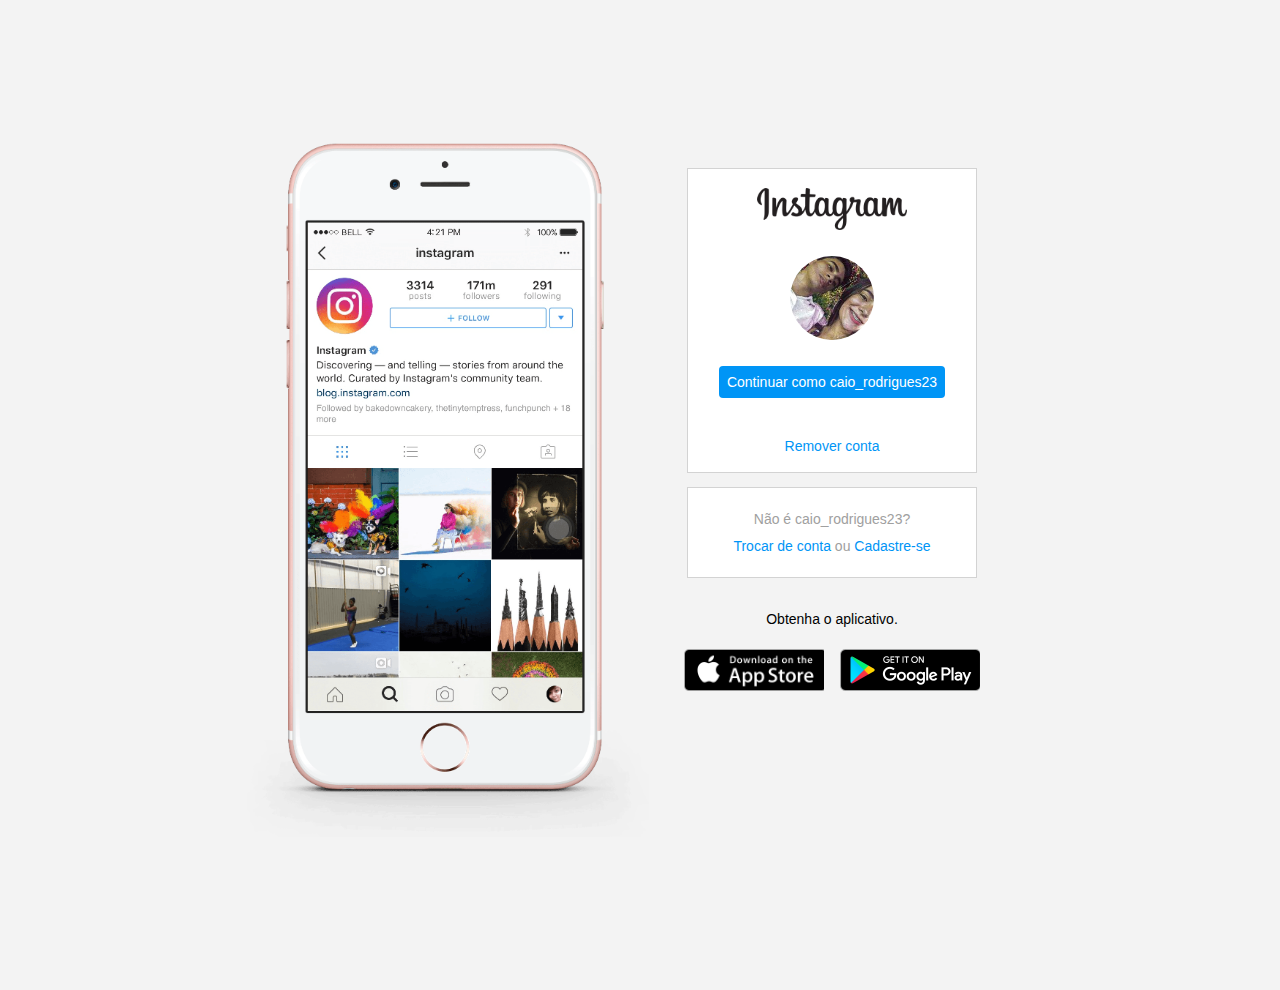
<file: index.html>
<!DOCTYPE html>
<html lang="en">
<head>
    <meta charset="UTF-8">
    <meta name="viewport" content="width=device-width, initial-scale=1.0">
    <link rel="stylesheet" href="style.css">
    <title>Instagram</title>
</head>
<body>
    <div class="instagram-wrapper">
        <div class="instagram-phone">
            <img src="./img/instagram-celular.png" alt="">
        </div>
        <div class="instagram-continue">
            <div class="group">
                <img src="./img/instagram-logo.png" class="instagram-logo" alt="">
                <div class="profile-photo">
                    <img src="./img/perfil-instagram.jpg" alt="">
                </div>
                <a href="https://www.instagram.com/caio_rodrigues23/" class="instagram-login">Continuar como caio_rodrigues23</a>
                <a href="switch-account.html" class="instagram-logout">Remover conta</a>
            </div>
            <div class="group">
                <p class="not-account">Não é caio_rodrigues23?</p>
                <p class="not-account">
                    <a class="link-blue" href="switch-account.html">Trocar de conta</a>
                    ou
                    <a class="link-blue" href="create-account.html">Cadastre-se</a>
                </p>
            </div>
            <div class="get-the-app">
                <p class="get-app">Obtenha o aplicativo.</p>
                <div class="download">
                    <a href="#" class="app-download"></a>
                    <a href="#" class="app-download"></a>
                </div>
            </div>
        </div>
    </div>
</body>
</html>
</file>
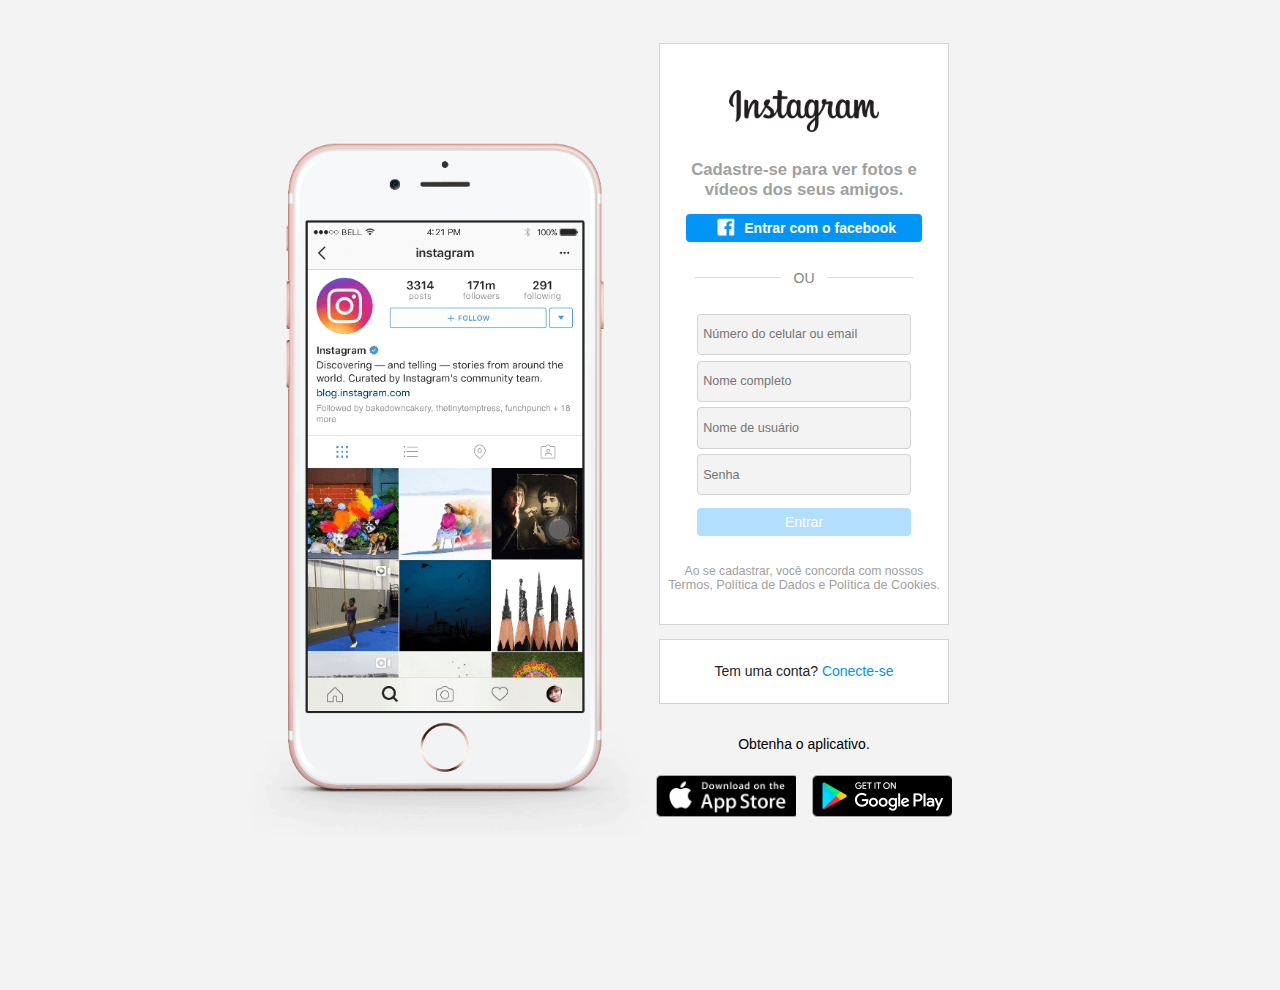
<file: create-account.html>
<!DOCTYPE html>
<html lang="en">
<head>
    <meta charset="UTF-8">
    <meta name="viewport" content="width=device-width, initial-scale=1.0">
    <link rel="stylesheet" href="create.css">
    <title>Instagram</title>
</head>
<body>
    <div class="instagram-wrapper">
        <div class="instagram-phone">
            <img src="./img/instagram-celular.png" alt="">
        </div>
        <div class="instagram-continue">
            <div class="group">
                <img src="./img/instagram-logo.png" class="instagram-logo" alt="">
                <h3 class="text">Cadastre-se para ver fotos e vídeos dos seus amigos.</h3>
                <div class="facebook">
                    <img class="fb-logo" src="./img/facebook-white-logo.png" alt="">
                    <a class="fb-link" href="https://pt-br.facebook.com">Entrar com o facebook</a>
                </div>
                <div class="border">
                    <div class="line"></div>
                 <P class="ou">OU</P>
                 <div class="line"></div>
                </div>
               <input class="login" type="text" placeholder="Número do celular ou email">
               <input type="text" placeholder="Nome completo" class="login">
               <input type="text" placeholder="Nome de usuário" class="login">
               <input class="login" type="password" placeholder="Senha">
               <button class="logar" >Entrar</button>
               <p class="pass" >Ao se cadastrar, você concorda com nossos <br>
                    <a href="#">Termos</a>,<a href="#"> Política de Dados</a> e <a href="#">Política de Cookies</a>.</p>
            </div>
            <div class="group">
                <p class="have-account">
                    Tem uma conta?
                    <a class="link-blue" href="switch-account.html">Conecte-se</a>
                </p>
            </div>
            <div class="get-the-app">
                <p class="get-app">Obtenha o aplicativo.</p>
                <div class="download">
                    <a href="#" class="app-download"></a>
                    <a href="#" class="app-download"></a>
                </div>
            </div>
        </div>
    </div>
</body>
</html>
</file>
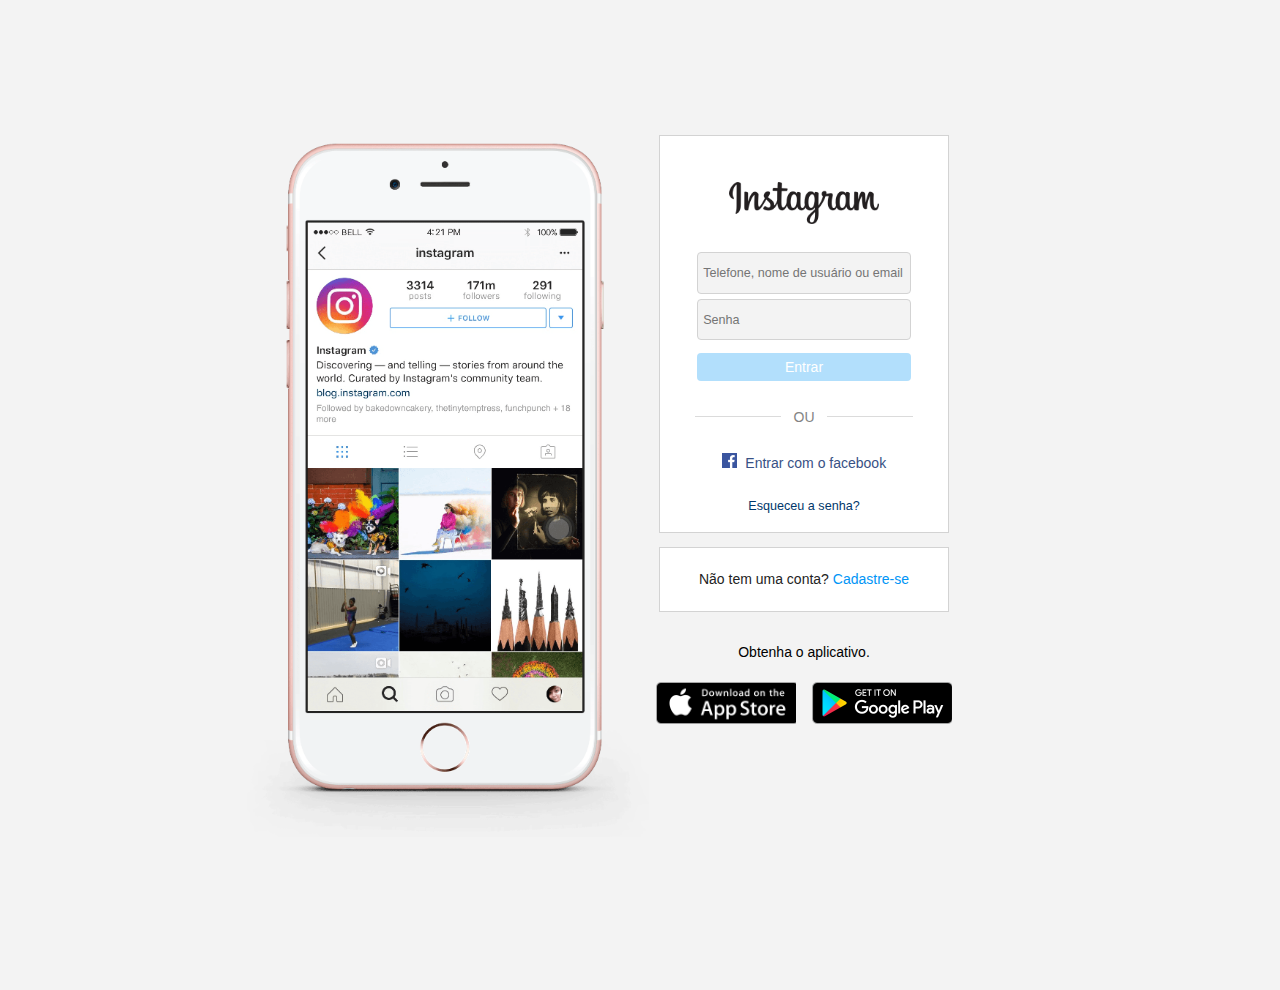
<file: switch-account.html>
<!DOCTYPE html>
<html lang="en">
<head>
    <meta charset="UTF-8">
    <meta name="viewport" content="width=device-width, initial-scale=1.0">
    <link rel="stylesheet" href="switch.css">
    <title>Instagram</title>
</head>
<body>
    <div class="instagram-wrapper">
        <div class="instagram-phone">
            <img src="./img/instagram-celular.png" alt="">
        </div>
        <div class="instagram-continue">
            <div class="group">
                <img src="./img/instagram-logo.png" class="instagram-logo" alt="">
               <input class="login" type="text" placeholder="Telefone, nome de usuário ou email">
               <input class="login" type="password" placeholder="Senha">
               <button class="logar" >Entrar</button>
               <div class="border">
                   <div class="line"></div>
                <P class="ou">OU</P>
                <div class="line"></div>
               </div>
               <div class="facebook">
                   <img class="fb-logo" src="./img/facebook-logo.png" alt="">
                   <a class="fb-link" href="https://pt-br.facebook.com">Entrar com o facebook</a>
               </div>
               <a class="pass" href="#">Esqueceu a senha?</a>
            </div>
            <div class="group">
                <p class="not-account">
                    Não tem uma conta?
                    <a class="link-blue" href="create-account.html">Cadastre-se</a>
                </p>
            </div>
            <div class="get-the-app">
                <p class="get-app">Obtenha o aplicativo.</p>
                <div class="download">
                    <a href="#" class="app-download"></a>
                    <a href="#" class="app-download"></a>
                </div>
            </div>
        </div>
    </div>
</body>
</html>
</file>
<file: style.css>
*{
    padding: 0;
    margin: 0;
    text-decoration: none;
    font-family: sans-serif;
    font-size: 14px;
}

body{
    width: 100%;
    min-height: 110vh;
    background-color: rgb(243, 243, 243);
    margin: 0;
    padding: 0;
    display: flex;
    justify-content: center;
}

.instagram-wrapper{
    display: flex;
    align-items: center;
    justify-content: start;
    width: 60%;
    height: 100vh;
}

.instagram-phone{
    display: flex;
    align-items: center;
    justify-content: center;
    width: 50%;

}

.instagram-phone img {
    height: 56rem;
}

.instagram-continue{
    display: flex;
    align-items: center;
    justify-content: space-around;
    flex-direction: column;
    width: 50%;
    min-height: 34rem;
}

.group{
    display: flex;
    justify-content: space-between;
    align-items: center;
    flex-direction: column;
    background-color: #ffffff;
    width: 75%;
    padding: 1.3rem 0;
    border: 1px solid lightgray;
    margin-bottom: 1rem;
}

.group:nth-child(1){
    min-height: 19rem;
}

.instagram-logo{
    height: 3rem;
}

.profile-photo{
    display: flex;
    justify-content: center;
    align-items: center;
    border-radius: 50%;
    overflow: hidden;
}

.profile-photo img{
    height: 6rem;
}

.instagram-login{
    background-color: #0095f6;
    color: #ffffff;
    padding: 8px;
    border-radius: 4px;
}

.instagram-logout{
    color: #0095f6;
    margin-top: 1rem;
}
.not-account {
    color: rgb(160, 160, 160);
    line-height: 190%;
}

.link-blue {
    color: #0095f6;
    cursor: pointer;
}

.get-the-app {
    display: flex;
    flex-direction: column;
    align-items: center;
    justify-content: center;
    width: 100%;
    padding: 1.3rem 0;
}

.download{
    display: flex;
    width: 100%;
    justify-content:inherit;
    align-items: center;
    padding: 1rem;
}

.app-download {
    height: 3rem;
    width: 10rem;
    background-size: cover;
    margin: 0.6rem;
}

.app-download:nth-child(1){
    background-image: url('./img/apple-button.png');
}

.app-download:nth-child(2) {
    background-image: url('./img/googleplay-button.png');
}

@media (max-width: 1100px) {
    .instagram-wrapper{
        width: 90%;
    }
}


@media (max-width: 760px){
    .instagram-wrapper{
        width: 90%;
    }
    .instagram-phone{
        display: none;
    }
    .instagram-continue{
        width: 100%;
    }
    .group{
        max-width: 88%;
        margin-bottom: 1rem;
    }
}

@media (max-width:540px){
    body{
        background-color: #ffffff;
    }
    .group{
        border: none;
    }
}
</file>
<file: create.css>
*{
    padding: 0;
    margin: 0;
    text-decoration: none;
    font-family: sans-serif;
    font-size: 14px;
}

body{
    width: 100%;
    min-height: 110vh;
    background-color: rgb(243, 243, 243);
    margin: 0;
    padding: 0;
    display: flex;
    justify-content: center;
}

.instagram-wrapper{
    display: flex;
    align-items: center;
    justify-content: start;
    width: 60%;
    height: 100vh;
}

.instagram-phone{
    display: flex;
    align-items: center;
    justify-content: center;
    width: 50%;
}

.instagram-phone img {
    height: 56rem;
}

.instagram-continue{
    display: flex;
    align-items: center;
    justify-content: space-around;
    flex-direction: column;
    width: 50%;
    min-height: 34rem;
    margin-left: -2rem;
}

.group{
    display: flex;
    justify-content: space-between;
    align-items: center;
    flex-direction: column;
    background-color: #ffffff;
    width: 75%;
    padding: 1.3rem 0;
    border: 1px solid lightgray;
    margin-bottom: 1rem;
}

.group:nth-child(1){
    min-height: 19rem;
}

.instagram-logo{
    height: 3rem;
    padding-top: 2rem;
    padding-bottom: 2rem;
}

.login{
    border-radius: 4px;
    width: 70%;
    height: 2rem;
    border: 1px solid lightgray;
    background-color: rgb(243, 243, 243);
    padding: 0.4rem;
    font-size: .9rem;
    margin-bottom: .4rem;

}
.logar{
    width: 74%;
    height: 2rem;
    background-color: rgba(var(--d69,0,149,246),.3);
    color: #ffffff;
    border-radius: 4px;
    border: none;
    margin-bottom: 2rem;
    margin-top: .5rem;
}
.ou{
    color: #848484;
    margin: 0 .9rem;
}
.border{
    display: flex;
    justify-content: center;
    width: 100%;
    margin-bottom: 2rem;
}
.line{
    height: 1px;
    width: 30%;
    background-color: rgba(var(--b38,219,219,219),1);
    top: .5rem;
    position: relative;
}
.text{
    color: rgb(160, 160, 160);
    text-align: center;
    font-size: 1.2rem;
    margin-bottom: 1rem;
    max-width: 80%;
}
.facebook{
    margin-bottom: 2rem;
    background-color: #0095f6;
    width: 82%;
    align-items: center;
    height: 2rem;
    display: flex;
    justify-content: center;
    border-radius: 4px;
}
.fb-logo{
    height: 1.7rem;
}
.fb-link{
    color: #fff;
    padding-left: .3rem;
    font-weight: 600;
}
.pass{
    text-align: center;
    color: rgb(160, 160, 160);
    font-size: .87rem;
    margin-bottom: 1rem;
}
.pass a{
    text-decoration: none;
    color: rgb(160, 160, 160);
    font-size: .90rem;
}
.instagram-login{
    background-color: #0095f6;
    color: #ffffff;
    padding: 8px;
    border-radius: 4px;
}

.have-account {
    color: rgb(160, 160, 160);
    line-height: 190%;
    color: #232323;
}

.link-blue {
    color: #0095f6;
    cursor: pointer;
}

.get-the-app {
    display: flex;
    flex-direction: column;
    align-items: center;
    justify-content: center;
    width: 100%;
    padding: 1.3rem 0;
}

.download{
    display: flex;
    width: 100%;
    justify-content:inherit;
    align-items: center;
    padding: 1rem;
}

.app-download {
    height: 3rem;
    width: 10rem;
    background-size: cover;
    margin: 0.6rem;
}

.app-download:nth-child(1){
    background-image: url('./img/apple-button.png');
}

.app-download:nth-child(2) {
    background-image: url('./img/googleplay-button.png');
}

@media (max-width: 1240px){
    .login{
        width: 80%;
    }
    .logar{
        width:84%;
    }
    .line{
        width: 32%;
    }
}

@media (max-width: 1100px) {
    .text{
        font-size: 1rem;
    }
    .instagram-wrapper{
        width: 90%;
    }
    .line{
        width: 34%;
    }
}


@media (max-width: 760px){
    .text{
        font-size: 1rem;
    }
    .instagram-wrapper{
        width: 90%;
    }
    .instagram-phone{
        display: none;
    }
    .instagram-continue{
        width: 100%;
        margin-left: 0;
    }
    .group{
        max-width: 88%;
        margin-bottom: 1rem;
    }
    .line{
        width: 36.5%;
    }
}

@media (max-width:540px){
    body{
        background-color: #ffffff;
    }
    .instagram-logo{
        margin-top: 10rem;
    }
    .group{
        border: none;
    }
    .login{
        width: 90%;
    }
    .logar{
        width: 94%;
    }
    .line{
        width: 37%;
    }
    .facebook{
        width: 92%;
    }
}
</file>
<file: switch.css>
*{
    padding: 0;
    margin: 0;
    text-decoration: none;
    font-family: sans-serif;
    font-size: 14px;
}

body{
    width: 100%;
    min-height: 110vh;
    background-color: rgb(243, 243, 243);
    margin: 0;
    padding: 0;
    display: flex;
    justify-content: center;
}

.instagram-wrapper{
    display: flex;
    align-items: center;
    justify-content: start;
    width: 60%;
    height: 100vh;
}

.instagram-phone{
    display: flex;
    align-items: center;
    justify-content: center;
    width: 50%;
}

.instagram-phone img {
    height: 56rem;
}

.instagram-continue{
    display: flex;
    align-items: center;
    justify-content: space-around;
    flex-direction: column;
    width: 50%;
    min-height: 34rem;
    margin-left: -2rem;
}

.group{
    display: flex;
    justify-content: space-between;
    align-items: center;
    flex-direction: column;
    background-color: #ffffff;
    width: 75%;
    padding: 1.3rem 0;
    border: 1px solid lightgray;
    margin-bottom: 1rem;
}

.group:nth-child(1){
    min-height: 19rem;
}

.instagram-logo{
    height: 3rem;
    padding-top: 2rem;
    padding-bottom: 2rem;
}

.login{
    border-radius: 4px;
    width: 70%;
    height: 2rem;
    border: 1px solid lightgray;
    background-color: rgb(243, 243, 243);
    padding: 0.4rem;
    font-size: .9rem;
    margin-bottom: .4rem;

}
.logar{
    width: 74%;
    height: 2rem;
    background-color: rgba(var(--d69,0,149,246),.3);
    color: #ffffff;
    border-radius: 4px;
    border: none;
    margin-bottom: 2rem;
    margin-top: .5rem;
}
.ou{
    color: #848484;
    margin: 0 .9rem;
}
.border{
    display: flex;
    justify-content: center;
    width: 100%;
    margin-bottom: 2rem;
}
.line{
    height: 1px;
    width: 30%;
    background-color: rgba(var(--b38,219,219,219),1);
    top: .5rem;
    position: relative;
}
.facebook{
    margin-bottom: 2rem;
}
.fb-logo{
    height: 1.1rem;
}
.fb-link{
    color: #385185;
    padding-left: .3rem;
}
.pass{

    color: #00376b;
    font-size: .9rem;
}
.instagram-login{
    background-color: #0095f6;
    color: #ffffff;
    padding: 8px;
    border-radius: 4px;
}

.not-account {
    color: rgb(160, 160, 160);
    line-height: 190%;
    color: #232323;
}

.link-blue {
    color: #0095f6;
    cursor: pointer;
}

.get-the-app {
    display: flex;
    flex-direction: column;
    align-items: center;
    justify-content: center;
    width: 100%;
    padding: 1.3rem 0;
}

.download{
    display: flex;
    width: 100%;
    justify-content:inherit;
    align-items: center;
    padding: 1rem;
}

.app-download {
    height: 3rem;
    width: 10rem;
    background-size: cover;
    margin: 0.6rem;
}

.app-download:nth-child(1){
    background-image: url('./img/apple-button.png');
}

.app-download:nth-child(2) {
    background-image: url('./img/googleplay-button.png');
}

@media (max-width: 1240px){
    .login{
        width: 80%;
    }
    .logar{
        width:84%;
    }
    .line{
        width: 32%;
    }
}

@media (max-width: 1100px) {
    .instagram-wrapper{
        width: 90%;
    }
    .line{
        width: 34%;
    }
}


@media (max-width: 760px){
    .instagram-wrapper{
        width: 90%;
    }
    .instagram-phone{
        display: none;
    }
    .instagram-continue{
        width: 100%;
        margin-left: 0;
    }
    .group{
        max-width: 88%;
        margin-bottom: 1rem;
    }
    .line{
        width: 36.5%;
    }
}

@media (max-width:540px){
    body{
        background-color: #ffffff;
    }
    .group{
        border: none;
    }
    .login{
        width: 90%;
    }
    .logar{
        width: 94%;
    }
    .line{
        width: 37%;
    }
}
</file>
